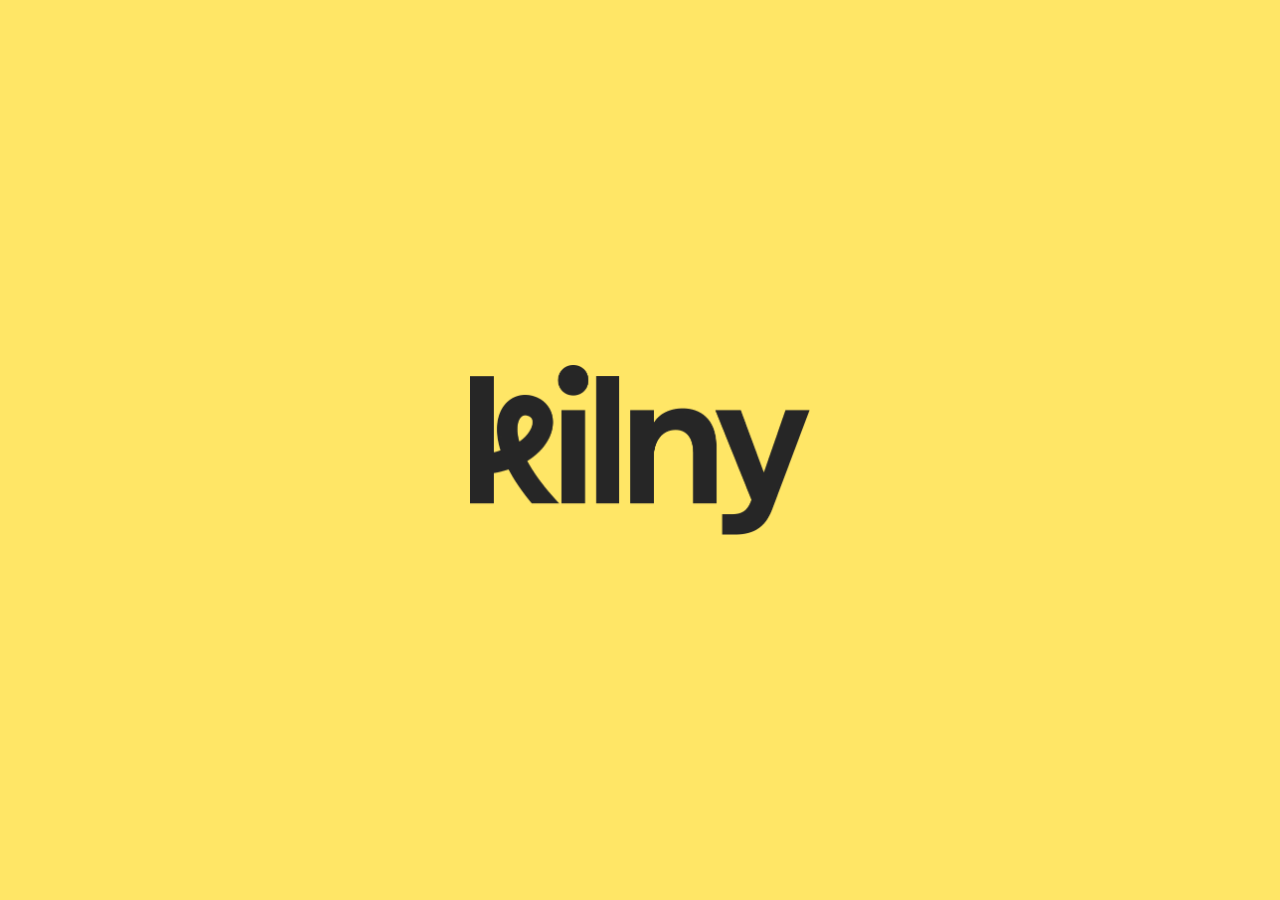
<file: index.html>
<!doctype html>
<html lang="en">
  <head>
    <meta charset="utf-8" />
    <meta name="viewport" content="width=device-width, initial-scale=1" />
    <title>Kilny: a studio app for potters</title>
    <meta
      name="description"
      content="Kilny is a pottery studio app for individual makers. Follow each piece from idea to finished, know where it is in the studio, and list it on Etsy when it's done." />
    <meta name="theme-color" content="#ffe666" />
    <link rel="canonical" href="https://kilny.app/" />
    <meta property="og:title" content="Kilny: a studio app for potters" />
    <meta property="og:description" content="A pottery studio app for individual makers." />
    <meta property="og:url" content="https://kilny.app/" />
    <meta property="og:type" content="website" />
    <link rel="icon" href="/favicon.png" type="image/png" />
    <link rel="apple-touch-icon" href="/apple-touch-icon.png" />
    <link rel="preload" href="/assets/instrument-sans.woff2" as="font" type="font/woff2" crossorigin />
    <link rel="stylesheet" href="/styles.css" />
  </head>
  <body class="landing">
    <main>
      <h1><img src="/assets/kilny-logo.png" width="683" height="342" alt="Kilny" /></h1>
    </main>
  </body>
</html>
</file>
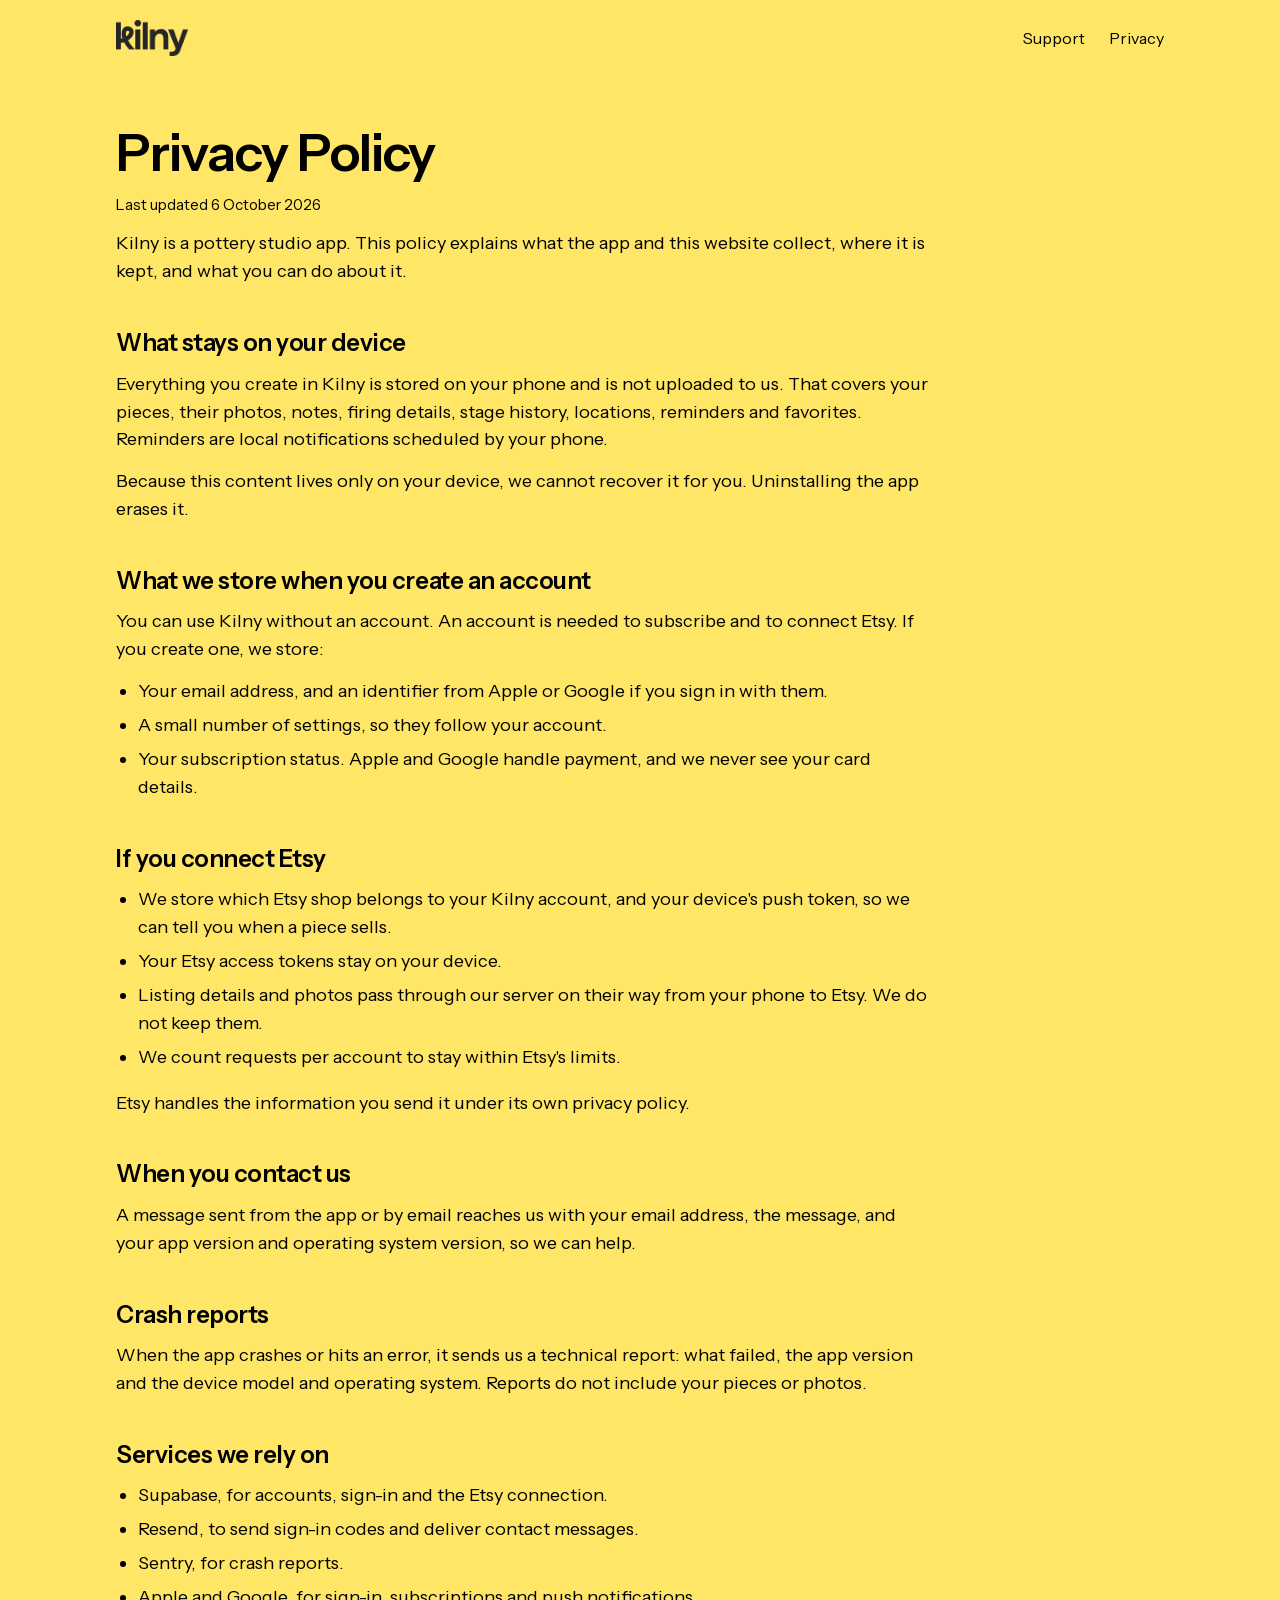
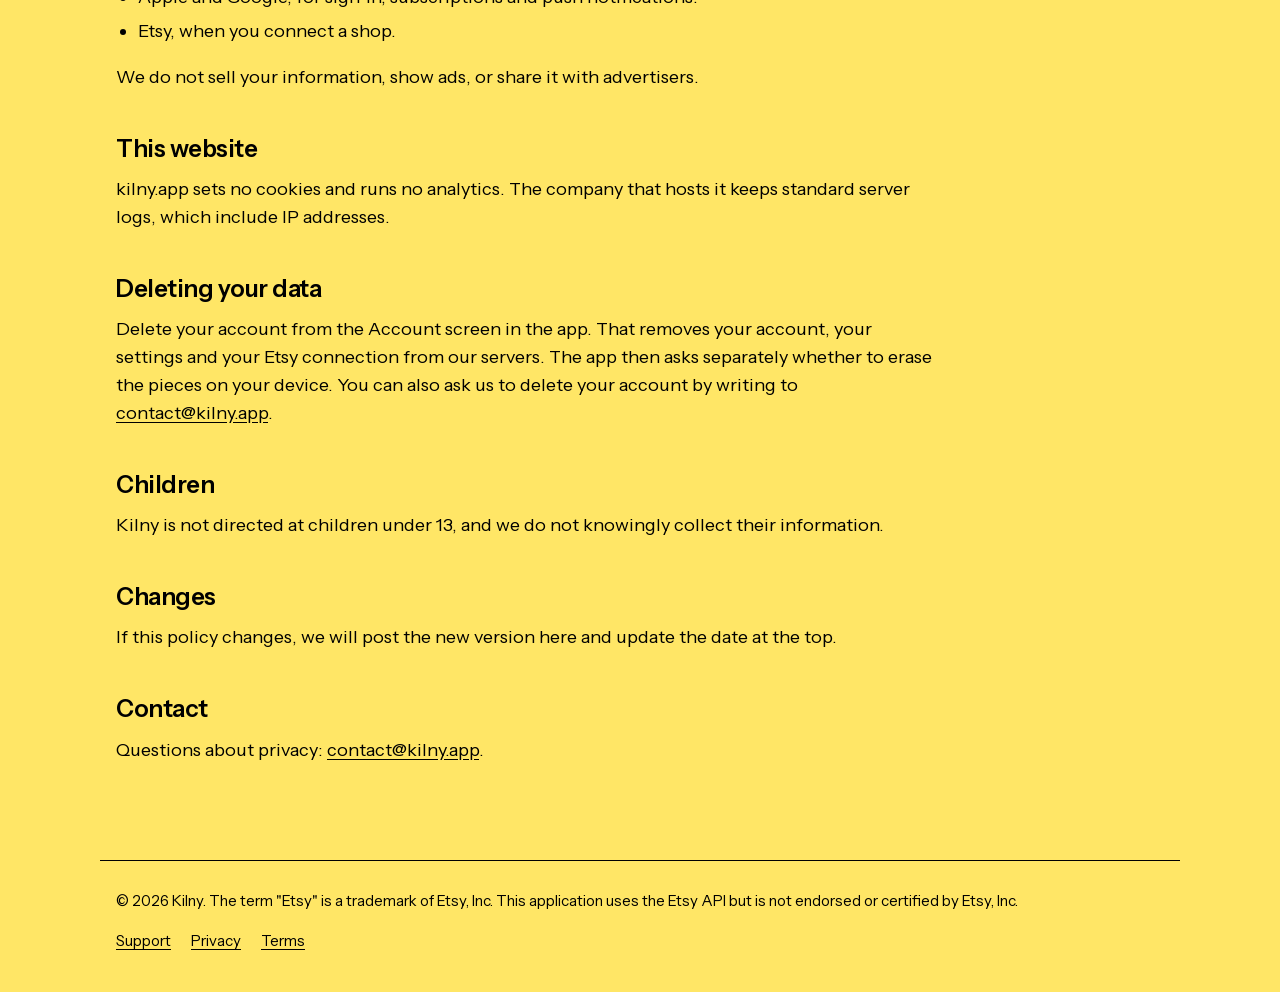
<file: privacy.html>
<!doctype html>
<html lang="en">
  <head>
    <meta charset="utf-8" />
    <meta name="viewport" content="width=device-width, initial-scale=1" />
    <title>Privacy Policy | Kilny</title>
    <meta name="description" content="What the Kilny app and website collect, where it is kept, and how to delete it." />
    <meta name="color-scheme" content="light" />
    <meta name="theme-color" content="#ffe666" />
    <link rel="canonical" href="https://kilny.app/privacy.html" />
    <link rel="icon" href="/favicon.png" type="image/png" />
    <link rel="apple-touch-icon" href="/apple-touch-icon.png" />
    <link rel="preload" href="/assets/instrument-sans.woff2" as="font" type="font/woff2" crossorigin />
    <link rel="stylesheet" href="/styles.css" />
  </head>
  <body>
    <header class="wrap site-header">
      <a class="brand" href="/"><img src="/assets/kilny-logo.png" width="683" height="342" alt="Kilny" /></a>
      <nav class="site-nav" aria-label="Main">
        <a href="/support.html">Support</a>
        <a href="/privacy.html">Privacy</a>
      </nav>
    </header>

    <main class="wrap">
      <div class="prose">
        <h1>Privacy Policy</h1>
        <p class="updated">Last updated 6 October 2026</p>
        <p>
          Kilny is a pottery studio app. This policy explains what the app and this website collect, where it is kept,
          and what you can do about it.
        </p>

        <h2>What stays on your device</h2>
        <p>
          Everything you create in Kilny is stored on your phone and is not uploaded to us. That covers your pieces,
          their photos, notes, firing details, stage history, locations, reminders and favorites. Reminders are local
          notifications scheduled by your phone.
        </p>
        <p>
          Because this content lives only on your device, we cannot recover it for you. Uninstalling the app erases
          it.
        </p>

        <h2>What we store when you create an account</h2>
        <p>You can use Kilny without an account. An account is needed to subscribe and to connect Etsy. If you create one, we store:</p>
        <ul>
          <li>Your email address, and an identifier from Apple or Google if you sign in with them.</li>
          <li>A small number of settings, so they follow your account.</li>
          <li>Your subscription status. Apple and Google handle payment, and we never see your card details.</li>
        </ul>

        <h2>If you connect Etsy</h2>
        <ul>
          <li>We store which Etsy shop belongs to your Kilny account, and your device's push token, so we can tell you when a piece sells.</li>
          <li>Your Etsy access tokens stay on your device.</li>
          <li>Listing details and photos pass through our server on their way from your phone to Etsy. We do not keep them.</li>
          <li>We count requests per account to stay within Etsy's limits.</li>
        </ul>
        <p>Etsy handles the information you send it under its own privacy policy.</p>

        <h2>When you contact us</h2>
        <p>
          A message sent from the app or by email reaches us with your email address, the message, and your app version
          and operating system version, so we can help.
        </p>

        <h2>Crash reports</h2>
        <p>
          When the app crashes or hits an error, it sends us a technical report: what failed, the app version and the
          device model and operating system. Reports do not include your pieces or photos.
        </p>

        <h2>Services we rely on</h2>
        <ul>
          <li>Supabase, for accounts, sign-in and the Etsy connection.</li>
          <li>Resend, to send sign-in codes and deliver contact messages.</li>
          <li>Sentry, for crash reports.</li>
          <li>Apple and Google, for sign-in, subscriptions and push notifications.</li>
          <li>Etsy, when you connect a shop.</li>
        </ul>
        <p>We do not sell your information, show ads, or share it with advertisers.</p>

        <h2>This website</h2>
        <p>
          kilny.app sets no cookies and runs no analytics. The company that hosts it keeps standard server logs, which
          include IP addresses.
        </p>

        <h2>Deleting your data</h2>
        <p>
          Delete your account from the Account screen in the app. That removes your account, your settings and your Etsy
          connection from our servers. The app then asks separately whether to erase the pieces on your device. You
          can also ask us to delete your account by writing to <a href="mailto:contact@kilny.app">contact@kilny.app</a>.
        </p>

        <h2>Children</h2>
        <p>Kilny is not directed at children under 13, and we do not knowingly collect their information.</p>

        <h2>Changes</h2>
        <p>If this policy changes, we will post the new version here and update the date at the top.</p>

        <h2>Contact</h2>
        <p>Questions about privacy: <a href="mailto:contact@kilny.app">contact@kilny.app</a>.</p>
      </div>
    </main>

    <footer class="wrap site-footer">
      <p>
        © 2026 Kilny. The term "Etsy" is a trademark of Etsy, Inc. This application uses the Etsy API but is not
        endorsed or certified by Etsy, Inc.
      </p>
      <nav aria-label="Footer">
        <a href="/support.html">Support</a>
        <a href="/privacy.html">Privacy</a>
        <a href="/terms.html">Terms</a>
      </nav>
    </footer>
  </body>
</html>
</file>
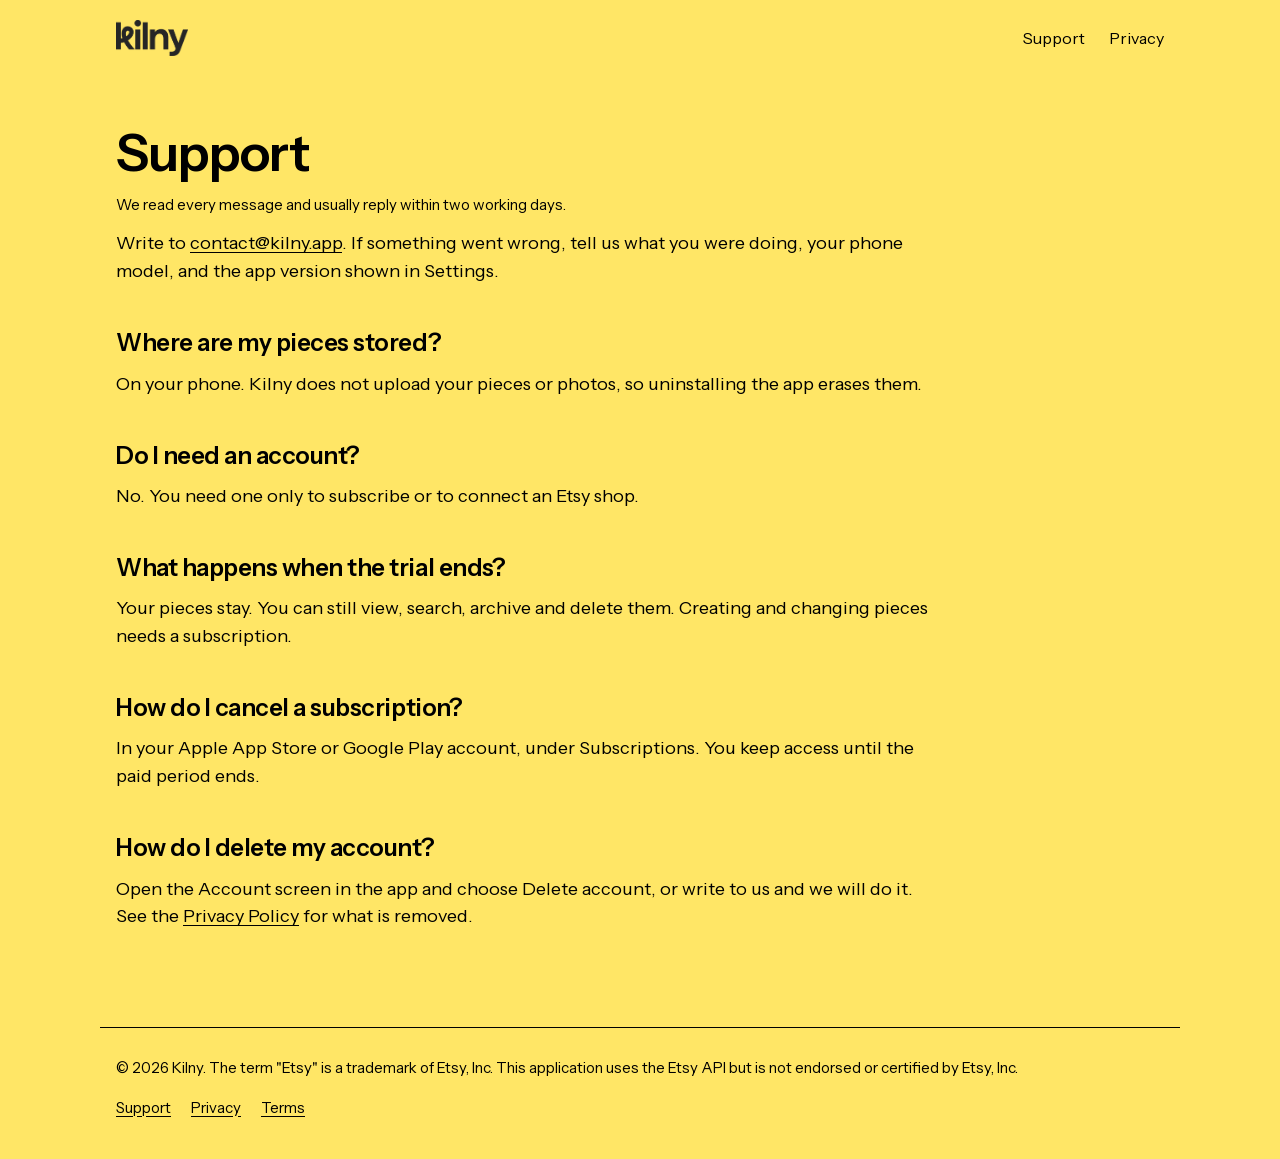
<file: support.html>
<!doctype html>
<html lang="en">
  <head>
    <meta charset="utf-8" />
    <meta name="viewport" content="width=device-width, initial-scale=1" />
    <title>Support | Kilny</title>
    <meta name="description" content="Get help with Kilny, the pottery studio app." />
    <meta name="color-scheme" content="light" />
    <meta name="theme-color" content="#ffe666" />
    <link rel="canonical" href="https://kilny.app/support.html" />
    <link rel="icon" href="/favicon.png" type="image/png" />
    <link rel="apple-touch-icon" href="/apple-touch-icon.png" />
    <link rel="preload" href="/assets/instrument-sans.woff2" as="font" type="font/woff2" crossorigin />
    <link rel="stylesheet" href="/styles.css" />
  </head>
  <body>
    <header class="wrap site-header">
      <a class="brand" href="/"><img src="/assets/kilny-logo.png" width="683" height="342" alt="Kilny" /></a>
      <nav class="site-nav" aria-label="Main">
        <a href="/support.html">Support</a>
        <a href="/privacy.html">Privacy</a>
      </nav>
    </header>

    <main class="wrap">
      <div class="prose">
        <h1>Support</h1>
        <p class="updated">We read every message and usually reply within two working days.</p>
        <p>Write to <a href="mailto:contact@kilny.app">contact@kilny.app</a>. If something went wrong, tell us what you were doing, your phone model, and the app version shown in Settings.</p>

        <h2>Where are my pieces stored?</h2>
        <p>On your phone. Kilny does not upload your pieces or photos, so uninstalling the app erases them.</p>

        <h2>Do I need an account?</h2>
        <p>No. You need one only to subscribe or to connect an Etsy shop.</p>

        <h2>What happens when the trial ends?</h2>
        <p>
          Your pieces stay. You can still view, search, archive and delete them. Creating and changing pieces needs a
          subscription.
        </p>

        <h2>How do I cancel a subscription?</h2>
        <p>In your Apple App Store or Google Play account, under Subscriptions. You keep access until the paid period ends.</p>

        <h2>How do I delete my account?</h2>
        <p>
          Open the Account screen in the app and choose Delete account, or write to us and we will do it. See the
          <a href="/privacy.html">Privacy Policy</a> for what is removed.
        </p>
      </div>
    </main>

    <footer class="wrap site-footer">
      <p>
        © 2026 Kilny. The term "Etsy" is a trademark of Etsy, Inc. This application uses the Etsy API but is not
        endorsed or certified by Etsy, Inc.
      </p>
      <nav aria-label="Footer">
        <a href="/support.html">Support</a>
        <a href="/privacy.html">Privacy</a>
        <a href="/terms.html">Terms</a>
      </nav>
    </footer>
  </body>
</html>
</file>
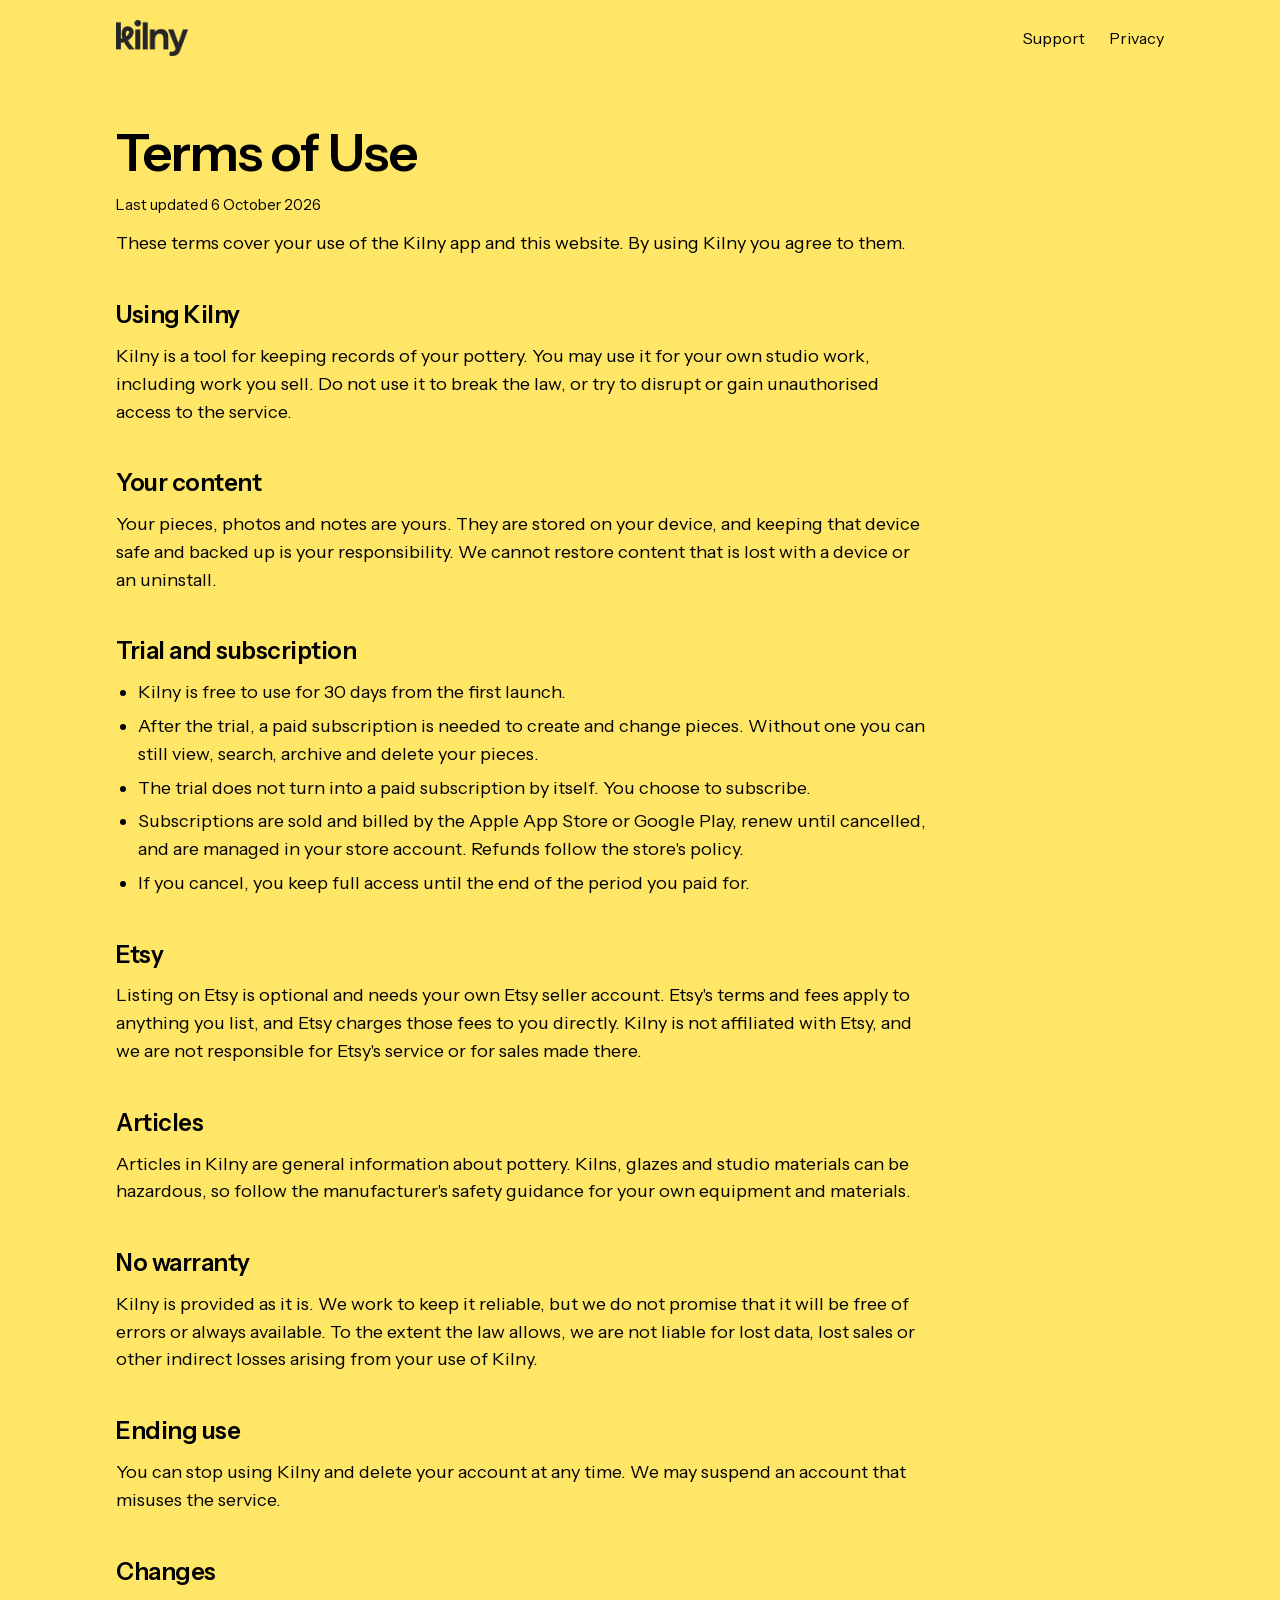
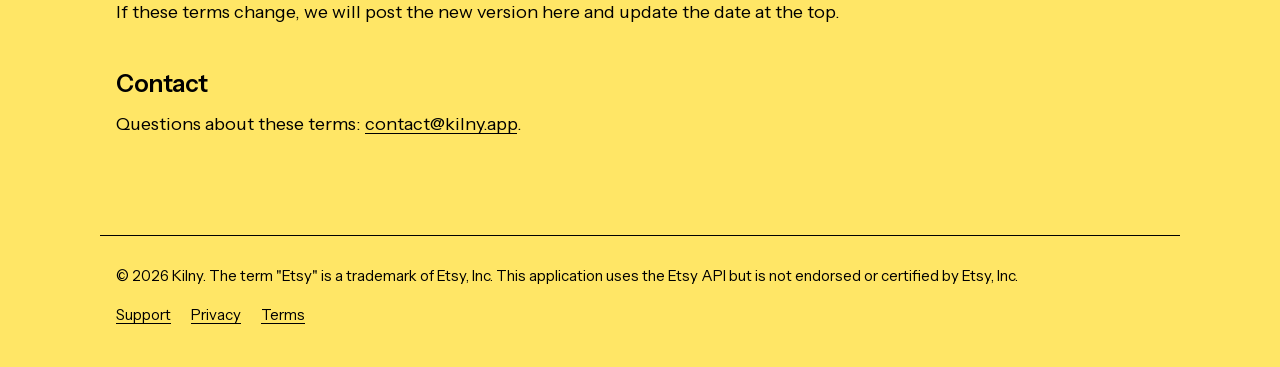
<file: terms.html>
<!doctype html>
<html lang="en">
  <head>
    <meta charset="utf-8" />
    <meta name="viewport" content="width=device-width, initial-scale=1" />
    <title>Terms of Use | Kilny</title>
    <meta name="description" content="The terms that cover your use of the Kilny app and website." />
    <meta name="color-scheme" content="light" />
    <meta name="theme-color" content="#ffe666" />
    <link rel="canonical" href="https://kilny.app/terms.html" />
    <link rel="icon" href="/favicon.png" type="image/png" />
    <link rel="apple-touch-icon" href="/apple-touch-icon.png" />
    <link rel="preload" href="/assets/instrument-sans.woff2" as="font" type="font/woff2" crossorigin />
    <link rel="stylesheet" href="/styles.css" />
  </head>
  <body>
    <header class="wrap site-header">
      <a class="brand" href="/"><img src="/assets/kilny-logo.png" width="683" height="342" alt="Kilny" /></a>
      <nav class="site-nav" aria-label="Main">
        <a href="/support.html">Support</a>
        <a href="/privacy.html">Privacy</a>
      </nav>
    </header>

    <main class="wrap">
      <div class="prose">
        <h1>Terms of Use</h1>
        <p class="updated">Last updated 6 October 2026</p>
        <p>These terms cover your use of the Kilny app and this website. By using Kilny you agree to them.</p>

        <h2>Using Kilny</h2>
        <p>
          Kilny is a tool for keeping records of your pottery. You may use it for your own studio work, including work
          you sell. Do not use it to break the law, or try to disrupt or gain unauthorised access to the service.
        </p>

        <h2>Your content</h2>
        <p>
          Your pieces, photos and notes are yours. They are stored on your device, and keeping that device safe and
          backed up is your responsibility. We cannot restore content that is lost with a device or an uninstall.
        </p>

        <h2>Trial and subscription</h2>
        <ul>
          <li>Kilny is free to use for 30 days from the first launch.</li>
          <li>After the trial, a paid subscription is needed to create and change pieces. Without one you can still view, search, archive and delete your pieces.</li>
          <li>The trial does not turn into a paid subscription by itself. You choose to subscribe.</li>
          <li>Subscriptions are sold and billed by the Apple App Store or Google Play, renew until cancelled, and are managed in your store account. Refunds follow the store's policy.</li>
          <li>If you cancel, you keep full access until the end of the period you paid for.</li>
        </ul>

        <h2>Etsy</h2>
        <p>
          Listing on Etsy is optional and needs your own Etsy seller account. Etsy's terms and fees apply to anything you
          list, and Etsy charges those fees to you directly. Kilny is not affiliated with Etsy, and we are not
          responsible for Etsy's service or for sales made there.
        </p>

        <h2>Articles</h2>
        <p>
          Articles in Kilny are general information about pottery. Kilns, glazes and studio materials can be hazardous,
          so follow the manufacturer's safety guidance for your own equipment and materials.
        </p>

        <h2>No warranty</h2>
        <p>
          Kilny is provided as it is. We work to keep it reliable, but we do not promise that it will be free of errors
          or always available. To the extent the law allows, we are not liable for lost data, lost sales or other
          indirect losses arising from your use of Kilny.
        </p>

        <h2>Ending use</h2>
        <p>
          You can stop using Kilny and delete your account at any time. We may suspend an account that misuses the
          service.
        </p>

        <h2>Changes</h2>
        <p>If these terms change, we will post the new version here and update the date at the top.</p>

        <h2>Contact</h2>
        <p>Questions about these terms: <a href="mailto:contact@kilny.app">contact@kilny.app</a>.</p>
      </div>
    </main>

    <footer class="wrap site-footer">
      <p>
        © 2026 Kilny. The term "Etsy" is a trademark of Etsy, Inc. This application uses the Etsy API but is not
        endorsed or certified by Etsy, Inc.
      </p>
      <nav aria-label="Footer">
        <a href="/support.html">Support</a>
        <a href="/privacy.html">Privacy</a>
        <a href="/terms.html">Terms</a>
      </nav>
    </footer>
  </body>
</html>
</file>
<file: styles.css>
/* One theme: black text on the app's My Pieces yellow. */
@font-face {
  font-family: 'Instrument Sans';
  font-style: normal;
  font-weight: 400 700;
  font-display: swap;
  src: url('assets/instrument-sans.woff2') format('woff2');
}

:root {
  --background: #ffe666;
  --text: #000000;
  --gutter: 16px;
  --width: 1080px;
}

* {
  box-sizing: border-box;
}

html {
  -webkit-text-size-adjust: 100%;
}

body {
  margin: 0;
  background: var(--background);
  color: var(--text);
  font-family: 'Instrument Sans', -apple-system, BlinkMacSystemFont, 'Segoe UI', Roboto, sans-serif;
  font-size: 18px;
  line-height: 1.55;
  -webkit-font-smoothing: antialiased;
}

img {
  display: block;
  max-width: 100%;
  height: auto;
}

a {
  color: inherit;
  text-underline-offset: 3px;
}

a:focus-visible {
  outline: 3px solid var(--text);
  outline-offset: 3px;
  border-radius: 4px;
}

h1,
h2,
h3 {
  margin: 0;
  font-weight: 600;
  line-height: 1.1;
  letter-spacing: -0.02em;
  text-wrap: balance;
}

p {
  margin: 0;
}

.wrap {
  max-width: var(--width);
  margin: 0 auto;
  padding: 0 var(--gutter);
}

/* Header */

.site-header {
  display: flex;
  align-items: center;
  justify-content: space-between;
  padding-top: 20px;
  padding-bottom: 20px;
}

.brand {
  display: block;
}

.brand img {
  width: auto;
  height: 36px;
}

.site-nav {
  display: flex;
  gap: 24px;
  font-size: 16px;
}

.site-nav a {
  color: var(--text);
  text-decoration: none;
}

.site-nav a:hover {
  text-decoration: underline;
}

/* Landing: the logo, centred. */

.landing main {
  display: flex;
  flex-direction: column;
  align-items: center;
  justify-content: center;
  gap: clamp(64px, 10.8vw, 118px);
  min-height: 100vh;
  min-height: 100svh;
  padding: 32px var(--gutter);
}

.landing h1 {
  width: clamp(200px, 31vw, 340px);
}

.landing img {
  width: 100%;
}

.landing p {
  font-size: clamp(28px, 3.65vw, 40px);
  font-weight: 700;
  line-height: 1;
  letter-spacing: -0.01em;
}

/* Footer */

.site-footer {
  display: flex;
  flex-wrap: wrap;
  justify-content: space-between;
  gap: 16px;
  margin-top: 96px;
  padding-top: 28px;
  padding-bottom: 40px;
  border-top: 1px solid var(--text);
  color: var(--text);
  font-size: 15px;
}

.site-footer nav {
  display: flex;
  flex-wrap: wrap;
  gap: 20px;
}

/* Text pages: privacy, terms, support */

.prose {
  max-width: 68ch;
  margin-top: 48px;
}

.prose h1 {
  font-size: clamp(36px, 5vw, 52px);
}

.prose .updated {
  margin-top: 12px;
  color: var(--text);
  font-size: 15px;
}

.prose h2 {
  margin-top: 44px;
  font-size: 24px;
}

.prose p,
.prose ul {
  margin-top: 14px;
}

.prose ul {
  padding-left: 22px;
}

.prose li + li {
  margin-top: 6px;
}

@media (max-width: 860px) {
  .site-footer {
    margin-top: 64px;
  }
}

@media (max-width: 420px) {
  .site-nav {
    gap: 16px;
  }
}
</file>
